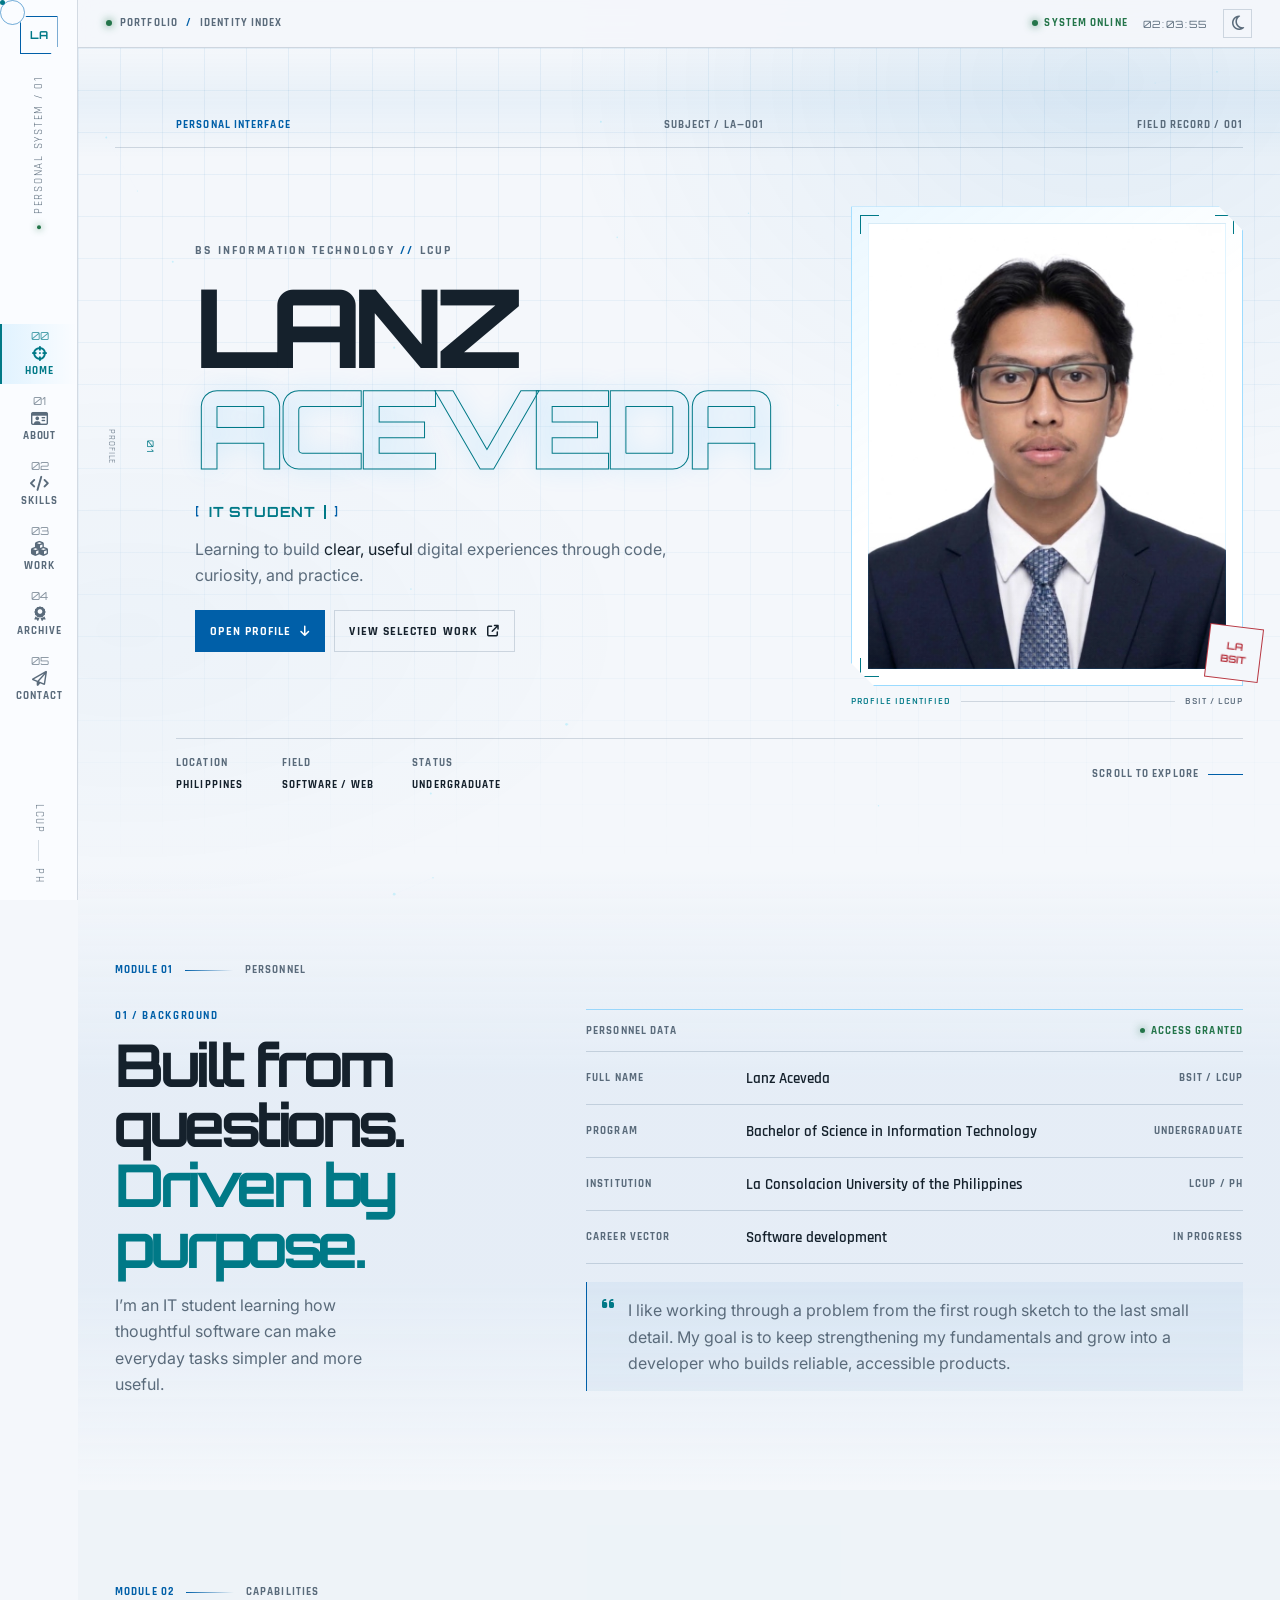
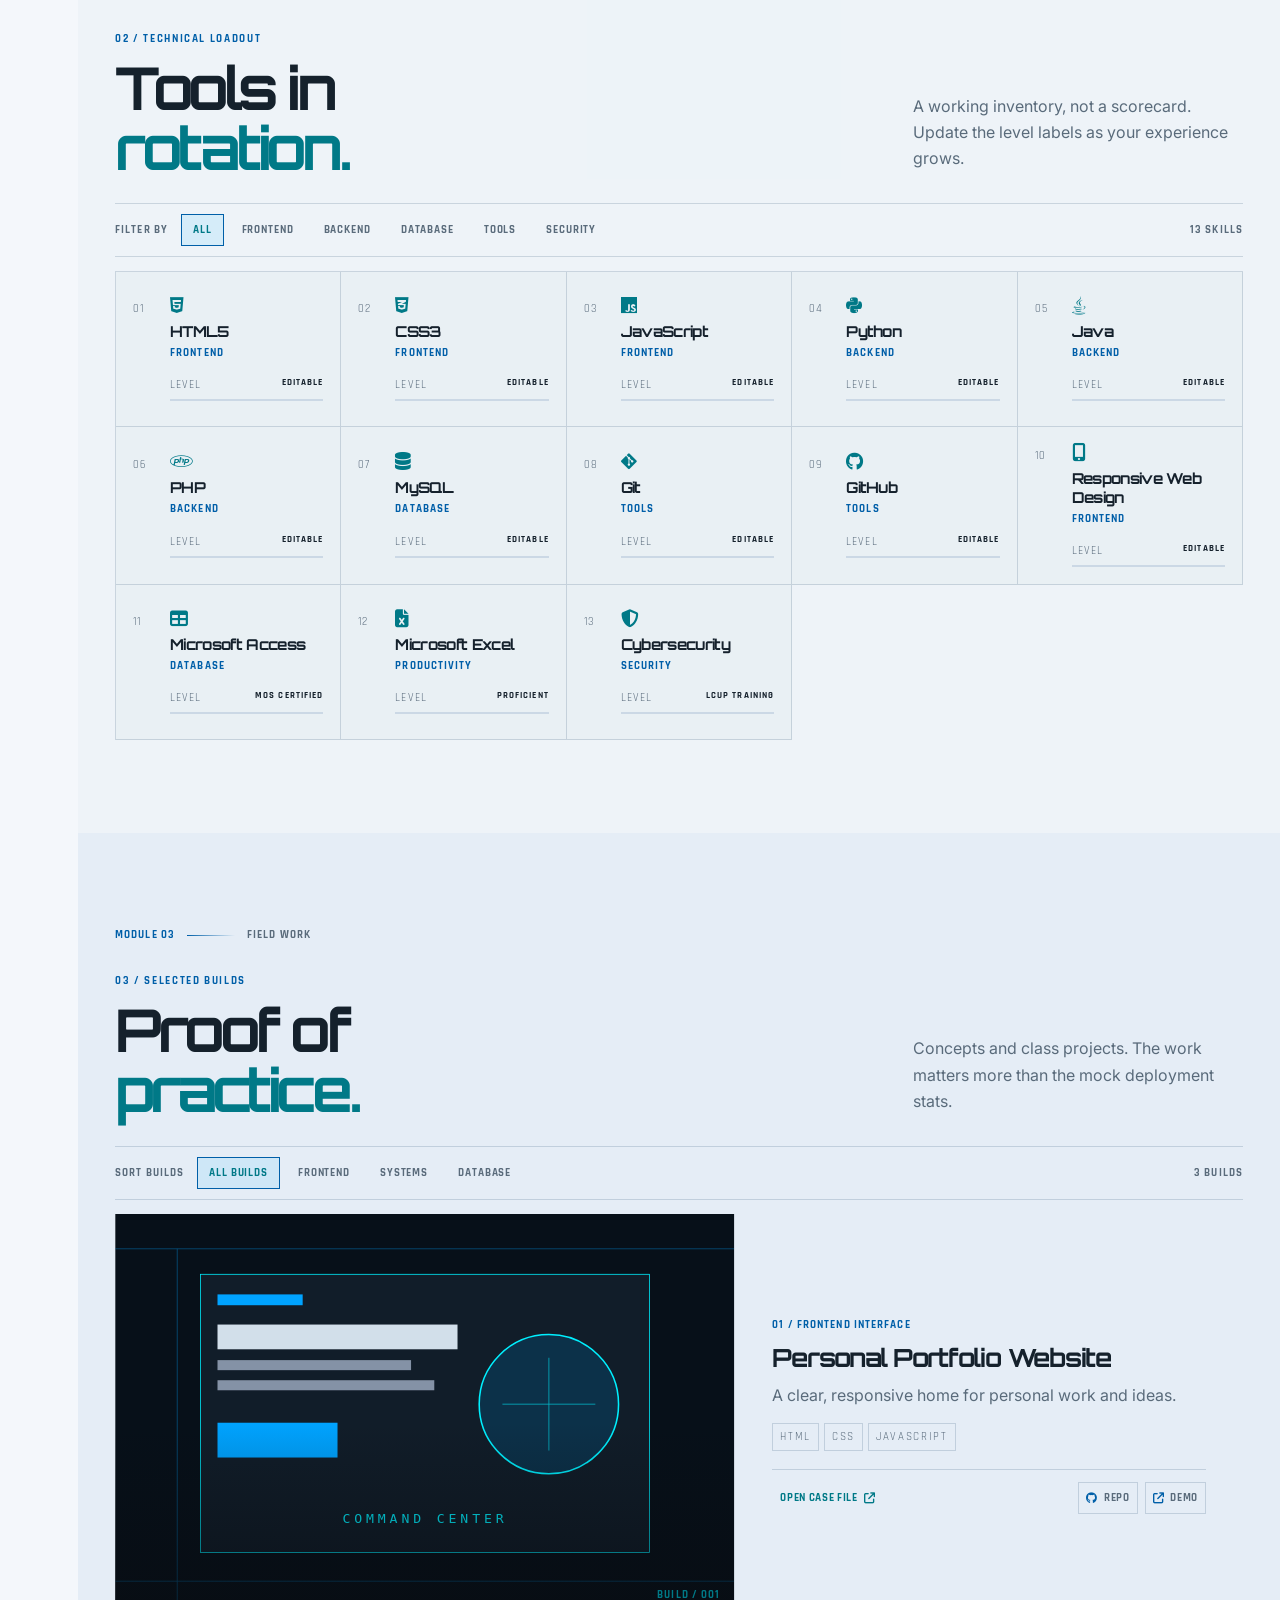
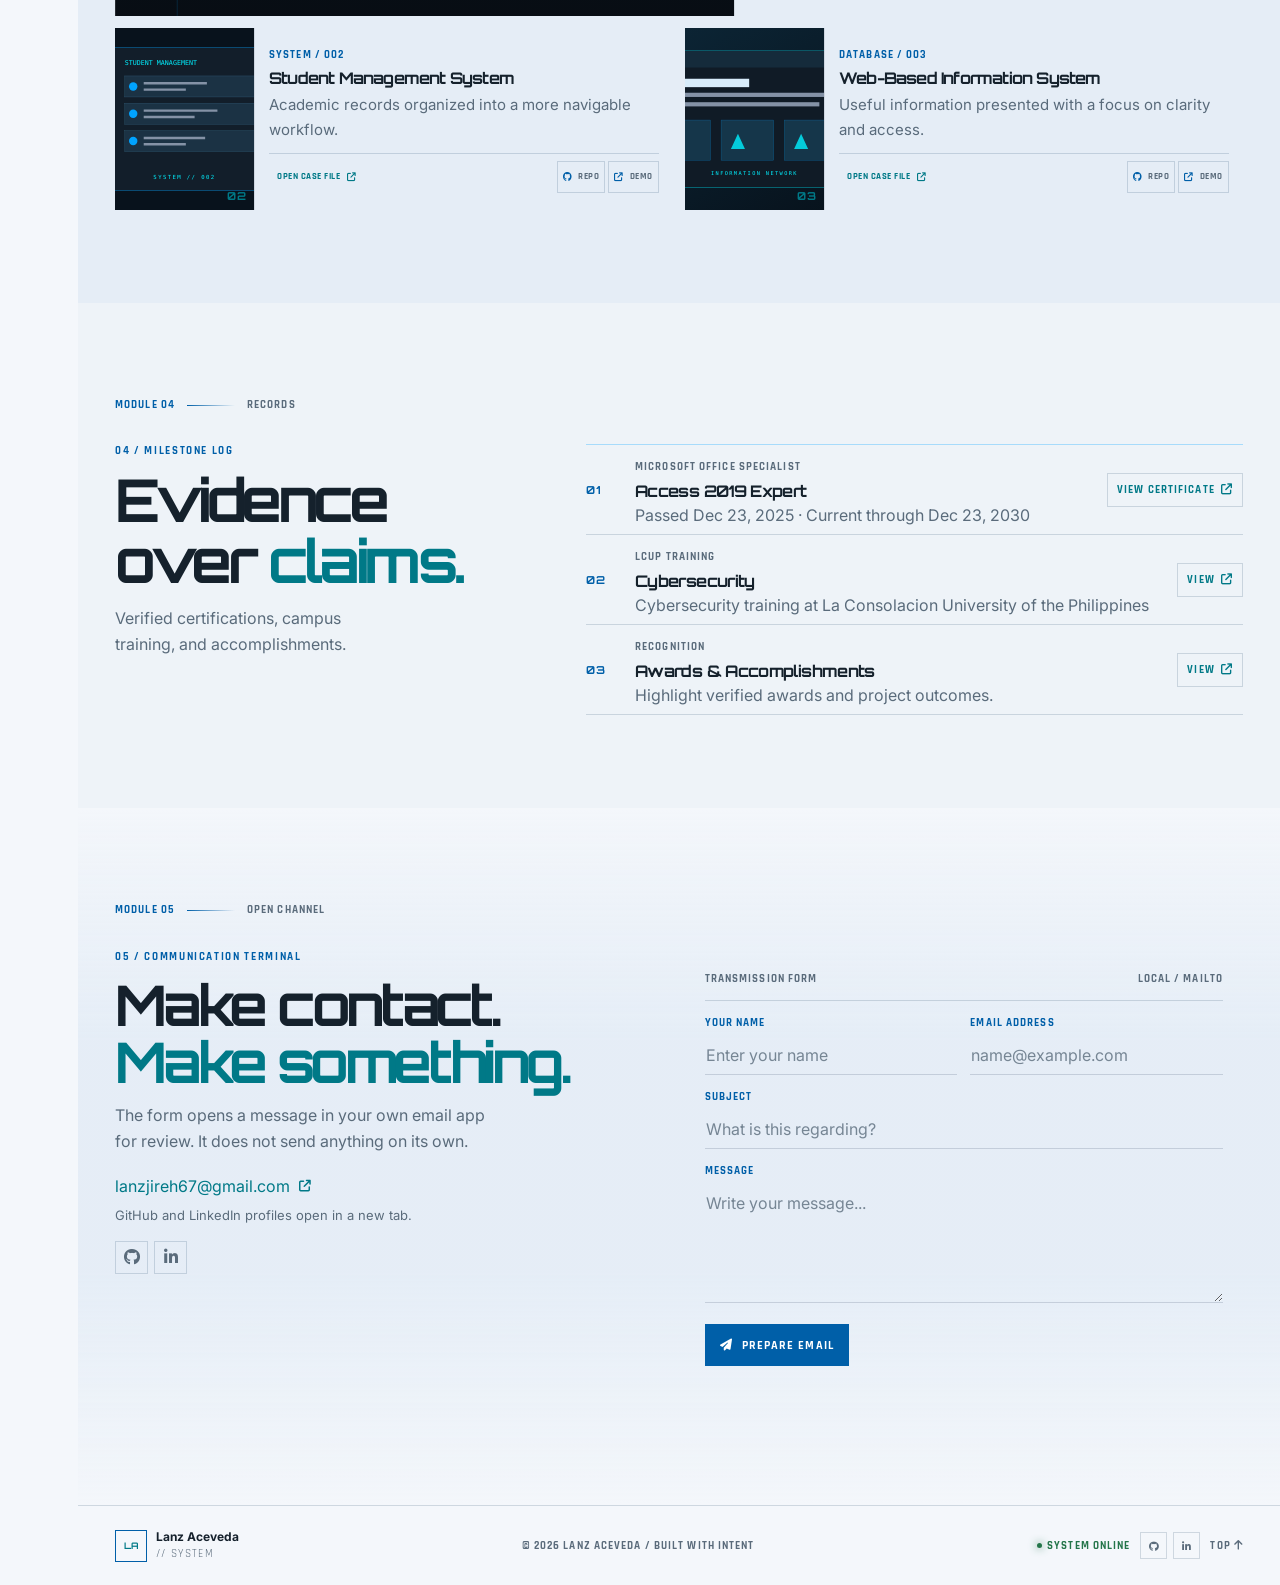
<file: index.html>
<!doctype html>
<html lang="en">
<head>
  <meta charset="utf-8" />
  <meta name="viewport" content="width=device-width, initial-scale=1" />
  <meta name="theme-color" content="#f4f7fb" />
  <meta name="description" content="Lanz Aceveda — IT student, building useful digital experiences." />
  <title>Lanz Aceveda | System Profile</title>
  <link rel="preconnect" href="https://fonts.googleapis.com" />
  <link rel="preconnect" href="https://fonts.gstatic.com" crossorigin />
  <link href="https://fonts.googleapis.com/css2?family=Inter:wght@400;500;600;700&family=Orbitron:wght@500;600;700;800&family=Rajdhani:wght@500;600;700&display=swap" rel="stylesheet" />
  <link rel="stylesheet" href="https://cdnjs.cloudflare.com/ajax/libs/font-awesome/6.6.0/css/all.min.css" referrerpolicy="no-referrer" />
  <link rel="stylesheet" href="style.css" />
</head>
<body data-theme="light">
  <div class="loader" id="loader" role="status" aria-label="Loading portfolio">
    <div class="loader-mark">LA</div>
    <p>LOADING SYSTEM PROFILE</p>
    <div class="loader-track"><span></span></div>
    <small>INTERFACE / 01</small>
  </div>
  <div class="reading-progress" aria-hidden="true"><span id="reading-progress"></span></div>
  <canvas id="particle-canvas" aria-hidden="true"></canvas>
  <div class="cursor-core" aria-hidden="true"></div>
  <div class="cursor-halo" aria-hidden="true"></div>
  <a class="skip-link" href="#main-content">Skip to content</a>

  <aside class="module-rail">
    <a class="rail-brand" href="#home" aria-label="Lanz Aceveda home"><span>LA</span></a>
    <div class="rail-marker" aria-hidden="true"><i></i><span>PERSONAL SYSTEM / 01</span></div>
    <button class="menu-toggle" type="button" aria-expanded="false" aria-controls="nav-menu" aria-label="Open navigation"><span></span><span></span><span></span></button>
    <nav class="nav-menu" id="nav-menu" aria-label="Section navigation">
      <a class="nav-link active" href="#home" aria-label="Home"><span>00</span><i class="fa-solid fa-crosshairs" aria-hidden="true"></i><b>HOME</b></a>
      <a class="nav-link" href="#about" aria-label="About"><span>01</span><i class="fa-regular fa-id-card" aria-hidden="true"></i><b>ABOUT</b></a>
      <a class="nav-link" href="#skills" aria-label="Skills"><span>02</span><i class="fa-solid fa-code" aria-hidden="true"></i><b>SKILLS</b></a>
      <a class="nav-link" href="#projects" aria-label="Projects"><span>03</span><i class="fa-solid fa-cubes" aria-hidden="true"></i><b>WORK</b></a>
      <a class="nav-link" href="#achievements" aria-label="Achievements"><span>04</span><i class="fa-solid fa-award" aria-hidden="true"></i><b>ARCHIVE</b></a>
      <a class="nav-link" href="#contact" aria-label="Contact"><span>05</span><i class="fa-regular fa-paper-plane" aria-hidden="true"></i><b>CONTACT</b></a>
    </nav>
    <div class="rail-footer"><span>LCUP</span><i></i><span>PH</span></div>
  </aside>

  <div class="main-stage">
    <header class="system-bar">
      <div class="system-crumb"><span class="crumb-dot"></span> PORTFOLIO <span>/</span> IDENTITY INDEX</div>
      <div class="system-tools"><span class="system-online"><i></i> SYSTEM ONLINE</span><time id="digital-clock">00:00:00</time><button class="theme-toggle" id="theme-toggle" type="button" aria-label="Switch to dark mode" aria-pressed="false"><i class="fa-regular fa-moon" aria-hidden="true"></i></button></div>
    </header>

    <main id="main-content">
      <section class="hero" id="home">
        <div class="hero-blueprint" aria-hidden="true"></div>
        <div class="hero-shell">
          <div class="hero-overline"><span>PERSONAL INTERFACE</span><span>SUBJECT / LA—001</span><span>FIELD RECORD / 001</span></div>
          <div class="hero-stage">
            <div class="hero-index"><span>01</span><i></i><span>PROFILE</span></div>
            <div class="hero-identity reveal">
              <p class="hero-kicker">BS INFORMATION TECHNOLOGY <span>//</span> LCUP</p>
              <h1>LANZ<br /><span>ACEVEDA</span></h1>
              <div class="role-line"><span>[</span><strong id="typed-role">IT STUDENT</strong><i aria-hidden="true"></i><span>]</span></div>
              <p class="hero-statement">Learning to build <em>clear, useful</em> digital experiences through code, curiosity, and practice.</p>
              <div class="hero-actions"><a class="button button-primary" href="#about">OPEN PROFILE <i class="fa-solid fa-arrow-down" aria-hidden="true"></i></a><a class="button button-quiet" href="#projects">VIEW SELECTED WORK <i class="fa-solid fa-arrow-up-right-from-square" aria-hidden="true"></i></a></div>
            </div>
            <div class="hero-portrait reveal reveal-delay">
              <div class="portrait-frame"><img src="images/lanz-portrait.jpg" alt="Portrait of Lanz Aceveda" /><span class="portrait-corner corner-one"></span><span class="portrait-corner corner-two"></span><span class="portrait-corner corner-three"></span><span class="portrait-corner corner-four"></span></div>
              <div class="portrait-label"><span>PROFILE IDENTIFIED</span><i></i><span>BSIT / LCUP</span></div>
              <span class="portrait-stamp">LA<br />BSIT</span>
            </div>
          </div>
          <div class="hero-baseline"><span><small>LOCATION</small>PHILIPPINES</span><span><small>FIELD</small>SOFTWARE / WEB</span><span><small>STATUS</small>UNDERGRADUATE</span><span class="baseline-scroll">SCROLL TO EXPLORE <i></i></span></div>
        </div>
      </section>

      <section class="section about-section" id="about">
        <div class="section-shell">
          <div class="section-rail"><span>MODULE 01</span><i></i><span>PERSONNEL</span></div>
          <div class="dossier-layout">
            <div class="dossier-lead reveal"><p class="eyebrow">01 / BACKGROUND</p><h2>Built from<br />questions.<br /><span>Driven by purpose.</span></h2><p>I’m an IT student learning how thoughtful software can make everyday tasks simpler and more useful.</p></div>
            <div class="dossier-table reveal reveal-delay">
              <div class="dossier-heading"><span>PERSONNEL DATA</span><span class="access-state"><i></i> ACCESS GRANTED</span></div>
              <div class="dossier-row"><span>FULL NAME</span><strong>Lanz Aceveda</strong><small>BSIT / LCUP</small></div>
              <div class="dossier-row"><span>PROGRAM</span><strong>Bachelor of Science in Information Technology</strong><small>UNDERGRADUATE</small></div>
              <div class="dossier-row"><span>INSTITUTION</span><strong>La Consolacion University of the Philippines</strong><small>LCUP / PH</small></div>
              <div class="dossier-row"><span>CAREER VECTOR</span><strong>Software development</strong><small>IN PROGRESS</small></div>
              <div class="dossier-summary"><i class="fa-solid fa-quote-left" aria-hidden="true"></i><p>I like working through a problem from the first rough sketch to the last small detail. My goal is to keep strengthening my fundamentals and grow into a developer who builds reliable, accessible products.</p></div>
            </div>
          </div>
        </div>
      </section>

      <section class="section skills-section" id="skills">
        <div class="section-shell">
          <div class="section-rail"><span>MODULE 02</span><i></i><span>CAPABILITIES</span></div>
          <div class="skills-heading reveal"><div><p class="eyebrow">02 / TECHNICAL LOADOUT</p><h2>Tools in<br /><span>rotation.</span></h2></div><p>A working inventory, not a scorecard. Update the level labels as your experience grows.</p></div>
          <div class="filter-row reveal" role="group" aria-label="Filter technical skills"><span class="filter-label">FILTER BY</span><button class="filter-btn active" type="button" data-filter="all" aria-pressed="true">ALL</button><button class="filter-btn" type="button" data-filter="frontend" aria-pressed="false">FRONTEND</button><button class="filter-btn" type="button" data-filter="backend" aria-pressed="false">BACKEND</button><button class="filter-btn" type="button" data-filter="database" aria-pressed="false">DATABASE</button><button class="filter-btn" type="button" data-filter="tools" aria-pressed="false">TOOLS</button><button class="filter-btn" type="button" data-filter="security" aria-pressed="false">SECURITY</button><span class="filter-count" id="skill-count" aria-live="polite">13 SKILLS</span></div>
          <div class="skills-grid">
            <article class="skill-card reveal" data-category="frontend"><span class="skill-number">01</span><i class="fa-brands fa-html5" aria-hidden="true"></i><h3>HTML5</h3><span class="skill-domain">FRONTEND</span><div class="skill-level"><span>LEVEL</span><b>EDITABLE</b></div><div class="skill-line"><i></i></div></article>
            <article class="skill-card reveal" data-category="frontend"><span class="skill-number">02</span><i class="fa-brands fa-css3-alt" aria-hidden="true"></i><h3>CSS3</h3><span class="skill-domain">FRONTEND</span><div class="skill-level"><span>LEVEL</span><b>EDITABLE</b></div><div class="skill-line"><i></i></div></article>
            <article class="skill-card reveal" data-category="frontend"><span class="skill-number">03</span><i class="fa-brands fa-js" aria-hidden="true"></i><h3>JavaScript</h3><span class="skill-domain">FRONTEND</span><div class="skill-level"><span>LEVEL</span><b>EDITABLE</b></div><div class="skill-line"><i></i></div></article>
            <article class="skill-card reveal" data-category="backend"><span class="skill-number">04</span><i class="fa-brands fa-python" aria-hidden="true"></i><h3>Python</h3><span class="skill-domain">BACKEND</span><div class="skill-level"><span>LEVEL</span><b>EDITABLE</b></div><div class="skill-line"><i></i></div></article>
            <article class="skill-card reveal" data-category="backend"><span class="skill-number">05</span><i class="fa-brands fa-java" aria-hidden="true"></i><h3>Java</h3><span class="skill-domain">BACKEND</span><div class="skill-level"><span>LEVEL</span><b>EDITABLE</b></div><div class="skill-line"><i></i></div></article>
            <article class="skill-card reveal" data-category="backend"><span class="skill-number">06</span><i class="fa-brands fa-php" aria-hidden="true"></i><h3>PHP</h3><span class="skill-domain">BACKEND</span><div class="skill-level"><span>LEVEL</span><b>EDITABLE</b></div><div class="skill-line"><i></i></div></article>
            <article class="skill-card reveal" data-category="database"><span class="skill-number">07</span><i class="fa-solid fa-database" aria-hidden="true"></i><h3>MySQL</h3><span class="skill-domain">DATABASE</span><div class="skill-level"><span>LEVEL</span><b>EDITABLE</b></div><div class="skill-line"><i></i></div></article>
            <article class="skill-card reveal" data-category="tools"><span class="skill-number">08</span><i class="fa-brands fa-git-alt" aria-hidden="true"></i><h3>Git</h3><span class="skill-domain">TOOLS</span><div class="skill-level"><span>LEVEL</span><b>EDITABLE</b></div><div class="skill-line"><i></i></div></article>
            <article class="skill-card reveal" data-category="tools"><span class="skill-number">09</span><i class="fa-brands fa-github" aria-hidden="true"></i><h3>GitHub</h3><span class="skill-domain">TOOLS</span><div class="skill-level"><span>LEVEL</span><b>EDITABLE</b></div><div class="skill-line"><i></i></div></article>
            <article class="skill-card reveal" data-category="frontend"><span class="skill-number">10</span><i class="fa-solid fa-mobile-screen-button" aria-hidden="true"></i><h3>Responsive Web Design</h3><span class="skill-domain">FRONTEND</span><div class="skill-level"><span>LEVEL</span><b>EDITABLE</b></div><div class="skill-line"><i></i></div></article>
            <article class="skill-card reveal" data-category="database"><span class="skill-number">11</span><i class="fa-solid fa-table" aria-hidden="true"></i><h3>Microsoft Access</h3><span class="skill-domain">DATABASE</span><div class="skill-level"><span>LEVEL</span><b>MOS CERTIFIED</b></div><div class="skill-line"><i></i></div></article>
            <article class="skill-card reveal" data-category="tools"><span class="skill-number">12</span><i class="fa-solid fa-file-excel" aria-hidden="true"></i><h3>Microsoft Excel</h3><span class="skill-domain">PRODUCTIVITY</span><div class="skill-level"><span>LEVEL</span><b>PROFICIENT</b></div><div class="skill-line"><i></i></div></article>
            <article class="skill-card reveal" data-category="security"><span class="skill-number">13</span><i class="fa-solid fa-shield-halved" aria-hidden="true"></i><h3>Cybersecurity</h3><span class="skill-domain">SECURITY</span><div class="skill-level"><span>LEVEL</span><b>LCUP TRAINING</b></div><div class="skill-line"><i></i></div></article>
          </div>
        </div>
      </section>

      <section class="section projects-section" id="projects">
        <div class="section-shell">
          <div class="section-rail"><span>MODULE 03</span><i></i><span>FIELD WORK</span></div>
          <div class="projects-heading reveal"><div><p class="eyebrow">03 / SELECTED BUILDS</p><h2>Proof of<br /><span>practice.</span></h2></div><p>Concepts and class projects. The work matters more than the mock deployment stats.</p></div>
          <div class="filter-row reveal" role="group" aria-label="Filter projects"><span class="filter-label">SORT BUILDS</span><button class="filter-btn active" type="button" data-project-filter="all" aria-pressed="true">ALL BUILDS</button><button class="filter-btn" type="button" data-project-filter="frontend" aria-pressed="false">FRONTEND</button><button class="filter-btn" type="button" data-project-filter="system" aria-pressed="false">SYSTEMS</button><button class="filter-btn" type="button" data-project-filter="database" aria-pressed="false">DATABASE</button><span class="filter-count" id="project-count" aria-live="polite">3 BUILDS</span></div>
          <div class="project-ledger">
            <article class="project-card project-feature panel reveal" data-project="frontend" data-title="Personal Portfolio Website" data-type="FRONTEND / BUILD 001" data-description="A responsive portfolio designed as a compact personal interface. It brings profile information, a learning-focused skills section, and project details into one accessible experience." data-stack="HTML5, CSS3, JavaScript, Responsive Design" data-image="images/project1.svg">
              <div class="project-media"><img src="images/project1.svg" alt="Preview artwork for a personal portfolio website" /><span>BUILD / 001</span></div>
              <div class="project-body"><p class="project-type">01 / FRONTEND INTERFACE</p><h3>Personal Portfolio Website</h3><p class="project-description">A clear, responsive home for personal work and ideas.</p><div class="tags"><span>HTML</span><span>CSS</span><span>JAVASCRIPT</span></div><div class="project-actions"><button class="detail-button" type="button" aria-label="View Personal Portfolio Website details">OPEN CASE FILE <i class="fa-solid fa-arrow-up-right-from-square" aria-hidden="true"></i></button><a class="resource-link" href="#" data-placeholder="GitHub repository" aria-label="Add the GitHub repository URL for Personal Portfolio Website"><i class="fa-brands fa-github" aria-hidden="true"></i><span>REPO</span></a><a class="resource-link" href="#" data-placeholder="Live demo" aria-label="Add the live demo URL for Personal Portfolio Website"><i class="fa-solid fa-arrow-up-right-from-square" aria-hidden="true"></i><span>DEMO</span></a></div></div>
            </article>
            <article class="project-card project-log panel reveal" data-project="system" data-title="Student Management System" data-type="SYSTEM / BUILD 002" data-description="A student management system concept focused on organizing student records and making common academic information easier to navigate." data-stack="PHP, MySQL, JavaScript, CSS" data-image="images/project2.svg">
              <div class="log-visual"><img src="images/project2.svg" alt="Preview artwork for a student management system" /><span>02</span></div><div class="log-content"><p class="project-type">SYSTEM / 002</p><h3>Student Management System</h3><p class="project-description">Academic records organized into a more navigable workflow.</p><div class="project-actions"><button class="detail-button" type="button" aria-label="View Student Management System details">OPEN CASE FILE <i class="fa-solid fa-arrow-up-right-from-square" aria-hidden="true"></i></button><a class="resource-link" href="#" data-placeholder="GitHub repository" aria-label="Add the GitHub repository URL for Student Management System"><i class="fa-brands fa-github" aria-hidden="true"></i><span>REPO</span></a><a class="resource-link" href="#" data-placeholder="Live demo" aria-label="Add the live demo URL for Student Management System"><i class="fa-solid fa-arrow-up-right-from-square" aria-hidden="true"></i><span>DEMO</span></a></div></div>
            </article>
            <article class="project-card project-log panel reveal" data-project="database" data-title="Web-Based Information System" data-type="DATABASE / BUILD 003" data-description="An information system concept designed around readable data views, straightforward search, and everyday usability." data-stack="HTML5, CSS3, JavaScript, MySQL" data-image="images/project3.svg">
              <div class="log-visual"><img src="images/project3.svg" alt="Preview artwork for a web-based information system" /><span>03</span></div><div class="log-content"><p class="project-type">DATABASE / 003</p><h3>Web-Based Information System</h3><p class="project-description">Useful information presented with a focus on clarity and access.</p><div class="project-actions"><button class="detail-button" type="button" aria-label="View Web-Based Information System details">OPEN CASE FILE <i class="fa-solid fa-arrow-up-right-from-square" aria-hidden="true"></i></button><a class="resource-link" href="#" data-placeholder="GitHub repository" aria-label="Add the GitHub repository URL for Web-Based Information System"><i class="fa-brands fa-github" aria-hidden="true"></i><span>REPO</span></a><a class="resource-link" href="#" data-placeholder="Live demo" aria-label="Add the live demo URL for Web-Based Information System"><i class="fa-solid fa-arrow-up-right-from-square" aria-hidden="true"></i><span>DEMO</span></a></div></div>
            </article>
          </div>
        </div>
      </section>

      <section class="section archive-section" id="achievements">
        <div class="section-shell">
          <div class="section-rail"><span>MODULE 04</span><i></i><span>RECORDS</span></div>
          <div class="archive-layout">
            <div class="archive-heading reveal"><p class="eyebrow">04 / MILESTONE LOG</p><h2>Evidence<br />over <span>claims.</span></h2><p>Verified certifications, campus training, and accomplishments.</p></div>
            <div class="archive-entries reveal reveal-delay">
              <article><span class="entry-number">01</span><div><small>MICROSOFT OFFICE SPECIALIST</small><h3>Access 2019 Expert</h3><p>Passed Dec 23, 2025 &middot; Current through Dec 23, 2030</p></div><button class="record-card" type="button" aria-label="View Microsoft Access certification details" data-record-title="Microsoft Office Specialist: Access 2019 Expert" data-record-type="CERTIFICATION / MOS ACCESS" data-certificate="Microsoft Access Expert (Office 2019). Exam administered by La Consolacion University Philippines. Passed December 23, 2025; certification current through December 23, 2030." data-record-stack="MOS, Microsoft Access, Office 2019" data-record-image="images/access-expert-transcript.png" data-record-image-alt="Authenticated digital transcript showing Microsoft Access 2019 Expert certification" data-record-image-fit="contain">VIEW CERTIFICATE <i class="fa-solid fa-arrow-up-right-from-square" aria-hidden="true"></i></button></article>
              <article><span class="entry-number">02</span><div><small>LCUP TRAINING</small><h3>Cybersecurity</h3><p>Cybersecurity training at La Consolacion University of the Philippines</p></div><button class="record-card" type="button" aria-label="View cybersecurity training details" data-record-title="Cybersecurity Training" data-record-type="TRAINING / LCUP" data-certificate="Cybersecurity training at La Consolacion University of the Philippines." data-record-stack="Cybersecurity, LCUP">VIEW <i class="fa-solid fa-arrow-up-right-from-square" aria-hidden="true"></i></button></article>
              <article><span class="entry-number">03</span><div><small>RECOGNITION</small><h3>Awards &amp; Accomplishments</h3><p>Highlight verified awards and project outcomes.</p></div><button class="record-card" type="button" data-record-title="Accomplishment / 03" data-record-type="RECOGNITION" data-certificate="Add a verified award or accomplishment, the date, and a short description of the result.">VIEW <i class="fa-solid fa-arrow-up-right-from-square" aria-hidden="true"></i></button></article>
            </div>
          </div>
        </div>
      </section>

      <section class="section contact-section" id="contact">
        <div class="section-shell">
          <div class="section-rail"><span>MODULE 05</span><i></i><span>OPEN CHANNEL</span></div>
          <div class="contact-layout">
            <div class="contact-copy reveal"><p class="eyebrow">05 / COMMUNICATION TERMINAL</p><h2>Make contact.<br /><span>Make something.</span></h2><p>The form opens a message in your own email app for review. It does not send anything on its own.</p><a class="contact-email" href="mailto:lanzjireh67@gmail.com">lanzjireh67@gmail.com <i class="fa-solid fa-arrow-up-right-from-square" aria-hidden="true"></i></a><p class="contact-note">GitHub and LinkedIn profiles open in a new tab.</p><div class="social-links"><a href="https://github.com/lanzjireh67-sys" target="_blank" rel="noopener noreferrer" aria-label="GitHub profile for Lanz Aceveda"><i class="fa-brands fa-github" aria-hidden="true"></i></a><a href="https://www.linkedin.com/in/lanz-aceveda-81168644b/" target="_blank" rel="noopener noreferrer" aria-label="LinkedIn profile for Lanz Aceveda"><i class="fa-brands fa-linkedin-in" aria-hidden="true"></i></a></div></div>
            <form class="contact-form panel reveal reveal-delay" id="contact-form" novalidate><div class="form-header"><span>TRANSMISSION FORM</span><span>LOCAL / MAILTO</span></div><div class="form-row"><label for="name">YOUR NAME<input id="name" name="name" type="text" autocomplete="name" placeholder="Enter your name" required /></label><label for="email">EMAIL ADDRESS<input id="email" name="email" type="email" autocomplete="email" placeholder="name@example.com" required /></label></div><label for="subject">SUBJECT<input id="subject" name="subject" type="text" placeholder="What is this regarding?" required /></label><label for="message">MESSAGE<textarea id="message" name="message" rows="5" placeholder="Write your message..." required></textarea></label><button class="button button-primary submit-button" type="submit"><i class="fa-solid fa-paper-plane" aria-hidden="true"></i> PREPARE EMAIL</button><p class="form-status" id="form-status" role="status" aria-live="polite"></p></form>
          </div>
        </div>
      </section>
    </main>

    <footer class="site-footer"><div class="section-shell footer-inner"><a class="brand" href="#home"><span class="brand-mark">LA</span><span class="brand-title">Lanz Aceveda<small>// SYSTEM</small></span></a><p>© <span id="year"></span> LANZ ACEVEDA / BUILT WITH INTENT</p><div class="footer-end"><span class="footer-status"><i></i> SYSTEM ONLINE</span><div class="footer-socials"><a href="https://github.com/lanzjireh67-sys" target="_blank" rel="noopener noreferrer" aria-label="GitHub profile for Lanz Aceveda"><i class="fa-brands fa-github" aria-hidden="true"></i></a><a href="https://www.linkedin.com/in/lanz-aceveda-81168644b/" target="_blank" rel="noopener noreferrer" aria-label="LinkedIn profile for Lanz Aceveda"><i class="fa-brands fa-linkedin-in" aria-hidden="true"></i></a></div><a class="back-top" href="#home">TOP <i class="fa-solid fa-arrow-up" aria-hidden="true"></i></a></div></div></footer>
  </div>

  <dialog class="detail-modal" id="detail-modal" aria-labelledby="modal-title"><button class="modal-close" type="button" aria-label="Close dialog"><i class="fa-solid fa-xmark" aria-hidden="true"></i></button><div class="modal-content"><p class="eyebrow" id="modal-type">PROJECT DETAILS</p><img id="modal-image" src="images/project1.svg" alt="" /><h2 id="modal-title">Project title</h2><p id="modal-description"></p><div class="modal-stack"><small>TECHNOLOGY STACK</small><div id="modal-tags"></div></div></div></dialog>
  <div class="action-toast" id="action-toast" role="status" aria-live="polite"></div>
  <script src="script.js"></script>
</body>
</html>
</file>
<file: style.css>
:root {
  color-scheme: light;
  --bg: #f4f7fb;
  --bg-raised: #eaf1f8;
  --panel: #fff;
  --panel-hi: #f9fbfe;
  --metal: #cbd8e5;
  --blue: #005fa8;
  --cyan: #007987;
  --red: #b73540;
  --green: #24754a;
  --text: #15212c;
  --muted: #5a6b7b;
  --line: rgba(34, 69, 103, .18);
  --glow-a: rgba(0, 107, 182, .075);
  --glow-b: rgba(0, 107, 182, .03);
  --grid-line: rgba(0, 107, 182, .065);
  --scan-line: rgba(0, 107, 182, .05);
  --section-band: rgba(224, 234, 245, .76);
  --section-alt: rgba(236, 242, 248, .78);
  --rail-bg: rgba(250, 252, 255, .97);
  --portrait-shade: rgba(4, 10, 16, .04);
  --project-overlay: rgba(8, 11, 16, .58);
  --modal-backdrop: rgba(12, 24, 36, .52);
  --modal-shadow: 0 24px 90px rgba(18, 38, 61, .2), 0 0 26px rgba(0, 107, 182, .08);
  --toast-shadow: 0 12px 35px rgba(18, 38, 61, .14);
  --card-wash: rgba(15, 49, 81, .018);
  --card-hover: rgba(0, 107, 182, .055);
  --soft-accent: rgba(0, 107, 182, .05);
  --loader-bg: #f4f7fb;
  --loader-muted: #5a6b7b;
  --loader-track: #dce5ee;
  --button-text: #fff;
  --cursor-border: rgba(0, 107, 182, .55);
  --display: "Orbitron", sans-serif;
  --interface: "Rajdhani", sans-serif;
  --body: "Inter", sans-serif;
}

body[data-theme="dark"] {
  color-scheme: dark;
  --bg: #080b10;
  --bg-raised: #0e141d;
  --panel: #111720;
  --panel-hi: #151c26;
  --metal: #252d38;
  --blue: #00a3ff;
  --cyan: #00e3f5;
  --red: #ff6268;
  --green: #6de0a0;
  --text: #f1f5f9;
  --muted: #8492a6;
  --line: rgba(130, 165, 195, .17);
  --glow-a: rgba(0, 163, 255, .075);
  --glow-b: rgba(0, 163, 255, .035);
  --grid-line: rgba(0, 163, 255, .035);
  --scan-line: rgba(0, 163, 255, .07);
  --section-band: rgba(17, 23, 32, .67);
  --section-alt: rgba(8, 11, 16, .62);
  --rail-bg: rgba(8, 11, 16, .96);
  --portrait-shade: rgba(4, 10, 16, .18);
  --project-overlay: rgba(8, 11, 16, .65);
  --modal-backdrop: rgba(3, 6, 10, .82);
  --modal-shadow: 0 24px 90px rgba(0, 0, 0, .65), 0 0 26px rgba(0, 163, 255, .09);
  --toast-shadow: 0 12px 35px rgba(0, 0, 0, .35);
  --card-wash: rgba(255, 255, 255, .012);
  --card-hover: rgba(0, 163, 255, .055);
  --soft-accent: rgba(0, 163, 255, .045);
  --loader-bg: #080b10;
  --loader-muted: #8492a6;
  --loader-track: #1b2633;
  --button-text: #06121c;
  --cursor-border: rgba(0, 240, 255, .55);
}

* { box-sizing: border-box; }
html { scroll-behavior: smooth; scroll-padding-top: 85px; }
body { position: relative; isolation: isolate; overflow-x: hidden; margin: 0; background: var(--bg); color: var(--text); font: clamp(15px, calc(14px + .14vw), 16px)/1.65 var(--body); transition: background-color .25s, color .25s; }
body::before { position: fixed; z-index: -2; inset: 0; background: radial-gradient(ellipse at 86% 9%, var(--glow-a), transparent 34rem), radial-gradient(ellipse at 10% 70%, var(--glow-b), transparent 32rem); content: ""; pointer-events: none; }
::selection { background: var(--blue); color: #fff; }
a { color: inherit; text-decoration: none; }
button, input, textarea { font: inherit; }
button { color: inherit; }
img { display: block; max-width: 100%; }
.section-shell { width: min(1190px, calc(100% - 74px)); margin-inline: auto; }
.skip-link { position: fixed; z-index: 70; top: -60px; left: 16px; padding: 9px 14px; background: var(--cyan); color: #041018; font-weight: 700; }
.skip-link:focus { top: 16px; }
.reading-progress { position: fixed; z-index: 60; inset: 0 0 auto; height: 2px; pointer-events: none; }
.reading-progress span { display: block; width: 100%; height: 100%; background: var(--cyan); box-shadow: 0 0 10px var(--cyan); transform: scaleX(0); transform-origin: left; }
.loader { position: fixed; z-index: 65; inset: 0; display: grid; align-content: center; justify-items: center; gap: 12px; background: var(--loader-bg); color: var(--text); transition: opacity .35s ease, visibility .35s ease; }
.loader.is-hidden { visibility: hidden; opacity: 0; }
.loader-mark { display: grid; width: 64px; height: 64px; place-items: center; border: 1px solid var(--cyan); color: var(--cyan); font: 700 18px var(--display); clip-path: polygon(25% 0, 75% 0, 100% 25%, 100% 75%, 75% 100%, 25% 100%, 0 75%, 0 25%); box-shadow: 0 0 30px rgba(0, 163, 255, .2); }
.loader p, .loader small { margin: 0; color: var(--loader-muted); font: 600 10px var(--interface); letter-spacing: .14em; }
.loader-track { width: 180px; height: 2px; overflow: hidden; background: var(--loader-track); }
.loader-track span { display: block; width: 35%; height: 100%; background: linear-gradient(90deg, var(--blue), var(--cyan)); animation: loader-run 1s ease-in-out infinite alternate; }
@keyframes loader-run { to { width: 100%; } }
body:not(.js-ready) .loader { display: none; }
#particle-canvas { position: fixed; z-index: -1; inset: 0; width: 100%; height: 100%; pointer-events: none; opacity: .38; }
.main-stage { min-width: 0; margin-left: 78px; }
.module-rail { position: fixed; z-index: 35; inset: 0 auto 0 0; width: 78px; display: flex; flex-direction: column; align-items: center; border-right: 1px solid var(--line); background: var(--rail-bg); }
.rail-brand { display: grid; width: 38px; height: 38px; flex: 0 0 auto; place-items: center; margin: 16px 0 22px; border: 1px solid var(--blue); color: var(--cyan); font: 700 11px var(--display); clip-path: polygon(18% 0, 100% 0, 100% 80%, 82% 100%, 0 100%, 0 20%); }
.rail-marker { display: flex; align-items: center; gap: 11px; color: var(--muted); font: 9px var(--interface); letter-spacing: .16em; writing-mode: vertical-rl; transform: rotate(180deg); }
.rail-marker i { width: 4px; height: 4px; border-radius: 50%; background: var(--green); box-shadow: 0 0 7px var(--green); }
.nav-menu { width: 100%; display: flex; flex-direction: column; gap: 5px; margin: auto 0; padding: 24px 0; }
.nav-link { position: relative; min-height: 60px; display: flex; flex-direction: column; align-items: center; justify-content: center; gap: 3px; border-left: 2px solid transparent; color: var(--muted); transition: border-color .2s, color .2s, background .2s; }
.nav-link>span { font: 9px var(--display); opacity: .72; }
.nav-link>i { font-size: 15px; }
.nav-link>b { font: 700 9px var(--interface); letter-spacing: .08em; }
.nav-link:hover, .nav-link.active { border-left-color: var(--cyan); background: linear-gradient(90deg, rgba(0, 163, 255, .1), transparent); color: var(--cyan); }
.rail-footer { display: flex; align-items: center; gap: 7px; margin-bottom: 17px; color: var(--muted); font: 9px var(--interface); letter-spacing: .14em; writing-mode: vertical-rl; }
.rail-footer i { width: 1px; height: 21px; background: var(--line); }
.menu-toggle { display: none; }

.system-bar { position: sticky; z-index: 25; top: 0; min-height: 48px; display: flex; align-items: center; justify-content: space-between; gap: 18px; padding: 0 max(28px, calc((100% - 1190px) / 2)); border-bottom: 1px solid var(--line); background: color-mix(in srgb, var(--bg) 90%, transparent); backdrop-filter: blur(15px); }
.system-crumb, .system-tools, .system-online, .hero-overline, .hero-index, .hero-kicker, .role-line, .hero-baseline, .hero-baseline small, .section-rail, .eyebrow, .dossier-heading, .dossier-row>span, .dossier-row>small, .filter-row, .filter-label, .filter-count, .skill-number, .skill-domain, .skill-level, .project-type, .project-media>span, .log-visual>span, .tags, .resource-link, .archive-entries small, .entry-number, .record-card, .contact-form label, .form-header, .footer-inner>p, .footer-status, .back-top, .modal-stack small { font-family: var(--interface); letter-spacing: .1em; }
.system-crumb { display: flex; align-items: center; gap: 8px; color: var(--muted); font-size: 10px; font-weight: 700; }
.system-crumb>span:not(.crumb-dot) { color: var(--blue); }
.crumb-dot, .system-online i, .footer-status i, .access-state i { width: 6px; height: 6px; border-radius: 50%; background: var(--green); box-shadow: 0 0 8px var(--green); }
.system-tools { display: flex; align-items: center; gap: 15px; }
.system-online { display: flex; align-items: center; gap: 6px; color: var(--green); font-size: 11px; font-weight: 700; }
.system-tools time { color: var(--muted); font: 10px var(--display); font-variant-numeric: tabular-nums; }
.theme-toggle { display: grid; width: 29px; height: 29px; place-items: center; border: 1px solid var(--line); background: transparent; color: var(--muted); cursor: pointer; transition: border-color .2s, color .2s; }
.theme-toggle:hover { border-color: var(--cyan); color: var(--cyan); }

.hero { position: relative; min-height: min(820px, calc(100svh - 48px)); display: flex; align-items: center; overflow: hidden; isolation: isolate; }
.hero-blueprint { position: absolute; z-index: -1; inset: 0; background-image: linear-gradient(var(--grid-line) 1px, transparent 1px), linear-gradient(90deg, var(--grid-line) 1px, transparent 1px); background-size: 42px 42px; mask-image: linear-gradient(to bottom, #000 0%, #0008 70%, transparent); }
.hero-blueprint::before { position: absolute; top: 0; left: 0; width: 100%; height: 110px; background: linear-gradient(180deg, transparent, var(--scan-line), transparent); content: ""; pointer-events: none; }
.hero-blueprint::after { position: absolute; right: -14%; bottom: -34%; left: -10%; height: 56%; border-top: 1px solid rgba(0, 163, 255, .22); background-image: linear-gradient(var(--grid-line) 1px, transparent 1px), linear-gradient(90deg, var(--grid-line) 1px, transparent 1px); background-size: 34px 34px; content: ""; transform: perspective(350px) rotateX(60deg); transform-origin: bottom; }
.hero-shell { position: relative; width: min(1190px, calc(100% - 74px)); margin: auto; padding: 50px 0 56px; }
.hero-overline { display: flex; justify-content: space-between; gap: 15px; padding: 0 0 13px 61px; border-bottom: 1px solid var(--line); color: var(--muted); font-size: 10px; font-weight: 700; }
.hero-overline span:first-child { color: var(--blue); }
.hero-stage { display: grid; grid-template-columns: 42px minmax(0, 1.1fr) minmax(250px, .7fr); align-items: center; gap: clamp(18px, 3vw, 45px); padding: 38px 0 31px; }
.hero-index { align-self: stretch; display: flex; flex-direction: column; align-items: center; gap: 12px; color: var(--muted); font-size: 9px; writing-mode: vertical-rl; }
.hero-index span:first-child { color: var(--cyan); font-family: var(--display); }
.hero-index i { flex: 1; width: 1px; min-height: 50px; background: linear-gradient(var(--blue), transparent); }
.hero-kicker { margin: 0 0 15px; color: var(--muted); font-size: 11px; font-weight: 700; letter-spacing: .17em; }
.hero-kicker span { color: var(--blue); }
.hero-identity h1 { margin: 0; font: 800 clamp(66px, 8.5vw, 120px)/.93 var(--display); letter-spacing: -.085em; }
.hero-identity h1 span { color: transparent; -webkit-text-stroke: 1px var(--cyan); text-shadow: 0 0 27px rgba(0, 163, 255, .11); }
.role-line { min-height: 26px; display: flex; align-items: center; gap: 8px; margin: 20px 0 11px; color: var(--cyan); font-size: 13px; font-weight: 700; }
.role-line span { color: var(--blue); }
.role-line strong { font: 700 14px var(--display); letter-spacing: .06em; }
.role-line i { width: 2px; height: 14px; background: var(--cyan); animation: blink .8s step-end infinite; }
@keyframes blink { 50% { opacity: 0; } }
@keyframes blueprint-drift { to { background-position: 42px 42px, 42px 42px; } }
@keyframes scan-sweep { to { transform: translateY(calc(100vh + 110px)); } }
@keyframes status-pulse { 50% { opacity: .58; } }
@keyframes portrait-float { 50% { transform: translateY(-6px); } }
@media (prefers-reduced-motion: no-preference) {
  .hero-blueprint { animation: blueprint-drift 32s linear infinite; }
  .hero-blueprint::before { animation: scan-sweep 11s linear infinite; }
  .crumb-dot, .system-online i { animation: status-pulse 2.4s ease-in-out infinite; }
  .hero-portrait { animation: portrait-float 6s ease-in-out infinite; }
}
.hero-statement { max-width: 490px; margin: 0; color: var(--muted); font-size: 15px; }
.hero-statement em { color: var(--text); font-style: normal; }
.hero-actions { display: flex; flex-wrap: wrap; align-items: center; gap: 9px; margin-top: 22px; }
.button { min-height: 42px; display: inline-flex; align-items: center; justify-content: center; gap: 9px; padding: 0 14px; border: 1px solid transparent; cursor: pointer; font: 700 11px var(--interface); letter-spacing: .09em; transition: background .2s, color .2s, border-color .2s, transform .2s, box-shadow .2s; }
.button:hover { transform: translateY(-2px); }
.button-primary { background: var(--blue); color: var(--button-text); }
.button-primary:hover { background: var(--cyan); box-shadow: 0 0 20px rgba(0, 163, 255, .22); }
.button-quiet { border-color: var(--line); background: rgba(255,255,255,.015); color: var(--text); }
.button-quiet:hover { border-color: var(--cyan); color: var(--cyan); }
.hero-portrait { position: relative; padding: 20px 0 0; }
.portrait-frame { position: relative; width: 100%; aspect-ratio: .8; max-height: 480px; padding: 16px; border: 1px solid rgba(0, 163, 255, .35); background: linear-gradient(145deg, rgba(0, 163, 255, .08), transparent 45%), var(--panel); clip-path: polygon(0 0, calc(100% - 24px) 0, 100% 24px, 100% 100%, 24px 100%, 0 calc(100% - 24px)); }
.portrait-frame::after { position: absolute; inset: 16px; border: 1px solid rgba(0, 163, 255, .12); background: linear-gradient(180deg, transparent 68%, var(--portrait-shade)); content: ""; pointer-events: none; }
.portrait-frame img { width: 100%; height: 100%; object-fit: cover; object-position: center 24%; filter: saturate(.88) contrast(1.02); }
.portrait-corner { position: absolute; z-index: 1; width: 19px; height: 19px; border-color: var(--cyan); border-style: solid; }
.corner-one { top: 8px; left: 8px; border-width: 1px 0 0 1px; }
.corner-two { top: 8px; right: 8px; border-width: 1px 1px 0 0; }
.corner-three { right: 8px; bottom: 8px; border-width: 0 1px 1px 0; }
.corner-four { bottom: 8px; left: 8px; border-width: 0 0 1px 1px; }
.portrait-label { display: flex; justify-content: space-between; gap: 10px; margin-top: 9px; color: var(--muted); font: 600 10px var(--interface); letter-spacing: .1em; }
.portrait-label>span:first-child { color: var(--cyan); }
.portrait-label i { flex: 1; height: 1px; align-self: center; background: var(--line); }
.portrait-stamp { position: absolute; right: -18px; bottom: 27px; display: grid; width: 54px; height: 54px; place-content: center; border: 1px solid var(--red); background: var(--bg); color: var(--red); font: 700 10px/1.3 var(--display); text-align: center; transform: rotate(7deg); }
.hero-baseline { display: flex; align-items: center; gap: clamp(16px, 3vw, 40px); margin-left: 61px; padding-top: 15px; border-top: 1px solid var(--line); color: var(--text); font-size: 10px; font-weight: 700; }
.hero-baseline>span { display: grid; gap: 3px; }
.hero-baseline small { color: var(--muted); font-size: 9px; }
.hero-baseline .baseline-scroll { display: flex; align-items: center; gap: 9px; margin-left: auto; color: var(--muted); }
.baseline-scroll i { width: 35px; height: 1px; background: var(--blue); }

.section { position: relative; z-index: 1; padding: 93px 0; }
.section-rail { display: flex; align-items: center; gap: 12px; margin-bottom: 30px; color: var(--muted); font-size: 10px; font-weight: 700; }
.section-rail span:first-child { color: var(--blue); }
.section-rail i { width: 48px; height: 1px; background: linear-gradient(90deg, var(--blue), transparent); }
.eyebrow { margin: 0 0 11px; color: var(--blue); font: 700 11px var(--interface); letter-spacing: .15em; }
.about-section, .contact-section { background: linear-gradient(180deg, transparent, var(--section-band), var(--section-band), transparent); }
.projects-section { background: var(--section-band); }
.dossier-layout { display: grid; grid-template-columns: .72fr 1.28fr; gap: 9%; align-items: start; }
.dossier-lead h2, .skills-heading h2, .projects-heading h2, .archive-heading h2, .contact-copy h2 { margin: 0; font: 700 clamp(34px, 5vw, 59px)/1.02 var(--display); letter-spacing: -.075em; }
.dossier-lead h2 span, .skills-heading h2 span, .projects-heading h2 span, .archive-heading h2 span, .contact-copy h2 span { color: var(--cyan); }
.dossier-lead>p:last-child { max-width: 290px; margin: 17px 0 0; color: var(--muted); font-size: 15px; }
.dossier-table { border-top: 1px solid rgba(0, 163, 255, .35); }
.dossier-heading { min-height: 42px; display: flex; align-items: center; justify-content: space-between; gap: 12px; border-bottom: 1px solid var(--line); color: var(--muted); font-size: 10px; font-weight: 700; }
.access-state { display: flex; align-items: center; gap: 6px; color: var(--green); font-size: 10px; }
.access-state i { width: 5px; height: 5px; }
.dossier-row { min-height: 53px; display: grid; grid-template-columns: .7fr 1.6fr .7fr; align-items: center; gap: 12px; border-bottom: 1px solid var(--line); }
.dossier-row>span, .dossier-row>small { color: var(--muted); font-size: 10px; font-weight: 700; }
.dossier-row>strong { font: 600 15px var(--interface); }
.dossier-row>small { text-align: right; }
.dossier-summary { display: flex; gap: 13px; margin-top: 18px; padding: 15px; border-left: 1px solid var(--blue); background: var(--soft-accent); }
.dossier-summary i { color: var(--cyan); font-size: 14px; }
.dossier-summary p { margin: 0; color: var(--muted); font-size: 14px; }

.skills-section, .archive-section { background: var(--section-alt); }
.skills-heading, .projects-heading { display: flex; align-items: end; justify-content: space-between; gap: 30px; }
.skills-heading>p, .projects-heading>p { max-width: 330px; margin: 0 0 5px; color: var(--muted); font-size: 14px; }
.filter-row { display: flex; align-items: center; flex-wrap: wrap; gap: 6px; margin: 26px 0 14px; padding: 10px 0; border-top: 1px solid var(--line); border-bottom: 1px solid var(--line); }
.filter-label { margin-right: 7px; color: var(--muted); font-size: 10px; font-weight: 700; }
.filter-btn { min-height: 32px; padding: 4px 11px; border: 1px solid transparent; background: transparent; color: var(--muted); cursor: pointer; font: 700 10px var(--interface); letter-spacing: .08em; transition: color .2s, border-color .2s, background .2s; }
.filter-btn:hover { border-color: rgba(0, 163, 255, .3); color: var(--text); }
.filter-btn.active { border-color: var(--blue); background: rgba(0, 163, 255, .1); color: var(--cyan); }
.filter-count { margin-left: auto; color: var(--muted); font-size: 10px; font-weight: 700; white-space: nowrap; }
.skills-grid { display: grid; grid-template-columns: repeat(5, minmax(0, 1fr)); border-top: 1px solid var(--line); border-left: 1px solid var(--line); }
.skill-card { position: relative; min-height: 155px; display: grid; grid-template-columns: 26px 1fr; align-content: center; column-gap: 11px; padding: 17px; border-right: 1px solid var(--line); border-bottom: 1px solid var(--line); background: var(--card-wash); transition: background .2s; }
.skill-card:hover { background: var(--card-hover); }
.skill-number { grid-row: span 3; align-self: start; padding-top: 3px; color: var(--muted); font-size: 9px; }
.skill-card>i { grid-column: 2; margin-bottom: 7px; color: var(--cyan); font-size: 18px; }
.skill-card h3 { grid-column: 2; margin: 0; font: 700 15px var(--display); letter-spacing: -.045em; }
.skill-domain { grid-column: 2; margin-top: 3px; color: var(--blue); font-size: 9px; font-weight: 700; }
.skill-level { grid-column: 2; display: flex; justify-content: space-between; margin-top: 14px; color: var(--muted); font-size: 9px; }
.skill-level b { color: var(--text); font-size: 9px; }
.skill-line { grid-column: 2; height: 2px; margin-top: 5px; background: var(--metal); }
.skill-line i { display: block; width: 0; height: 100%; background: linear-gradient(90deg, var(--blue), var(--cyan)); transition: width .4s ease; }
.skill-card:hover .skill-line i { width: 100%; }
.filtered-out { display: none !important; }

.projects-heading { margin-bottom: 3px; }
.project-ledger { display: grid; grid-template-columns: 1fr 1fr; gap: 12px; }
.project-card { min-width: 0; }
.project-feature { grid-column: 1/-1; display: grid; grid-template-columns: 1.1fr .9fr; align-items: stretch; overflow: hidden; }
.project-media { position: relative; min-height: 315px; overflow: hidden; border-right: 1px solid var(--line); background: var(--bg); }
.project-media img, .log-visual img { width: 100%; height: 100%; object-fit: cover; transition: transform .45s; }
.project-card:hover .project-media img, .project-card:hover .log-visual img { transform: scale(1.035); }
.project-media::after { position: absolute; inset: 0; background: linear-gradient(0deg, var(--project-overlay), transparent 48%); content: ""; pointer-events: none; }
.project-media>span { position: absolute; z-index: 1; right: 14px; bottom: 12px; color: var(--cyan); font-size: 10px; font-weight: 700; }
.project-body { display: flex; flex-direction: column; align-items: flex-start; justify-content: center; padding: clamp(18px, 3vw, 37px); }
.project-type { margin: 0; color: var(--blue); font-size: 10px; font-weight: 700; }
.project-body h3, .log-content h3 { margin: 9px 0; font: 700 clamp(17px, 2vw, 25px)/1.2 var(--display); letter-spacing: -.05em; }
.project-description { margin: 0; color: var(--muted); font-size: 14px; }
.tags { display: flex; flex-wrap: wrap; gap: 5px; margin-top: 15px; }
.tags span { padding: 4px 7px; border: 1px solid var(--line); color: var(--muted); font-size: 10px; }
.project-actions { display: flex; flex-wrap: wrap; align-items: center; gap: 7px; width: 100%; margin-top: 18px; padding-top: 12px; border-top: 1px solid var(--line); }
.detail-button, .resource-link { min-height: 32px; display: inline-flex; align-items: center; justify-content: center; gap: 6px; padding: 4px 7px; border: 1px solid transparent; background: transparent; color: var(--muted); cursor: pointer; font: 700 10px var(--interface); letter-spacing: .06em; transition: color .2s, border-color .2s; }
.detail-button { margin-right: auto; color: var(--cyan); }
.detail-button:hover, .resource-link:hover { border-color: rgba(0, 163, 255, .38); color: var(--text); }
.resource-link { border-color: var(--line); white-space: nowrap; }
.resource-link i { color: var(--blue); }
.project-log { display: grid; grid-template-columns: 140px 1fr; align-items: stretch; gap: 0; overflow: hidden; }
.log-visual { position: relative; min-height: 182px; overflow: hidden; border-right: 1px solid var(--line); background: var(--bg); }
.log-visual>span { position: absolute; right: 7px; bottom: 7px; color: var(--cyan); font: 700 9px var(--display); }
.log-content { display: flex; flex-direction: column; align-items: flex-start; justify-content: center; padding: 14px; }
.log-content h3 { margin: 5px 0; font-size: 15px; }
.log-content .project-description { font-size: 12px; }
.log-content .project-actions { gap: 3px; margin-top: 10px; padding-top: 7px; }
.log-content .detail-button { font-size: 9px; }
.log-content .resource-link { padding-inline: 5px; font-size: 9px; }

.archive-layout { display: grid; grid-template-columns: .72fr 1.28fr; gap: 9%; }
.archive-heading>p:last-child { max-width: 280px; margin: 15px 0 0; color: var(--muted); font-size: 14px; }
.archive-entries { border-top: 1px solid rgba(0, 163, 255, .3); }
.archive-entries article { min-height: 90px; display: grid; grid-template-columns: 37px 1fr auto; align-items: center; gap: 12px; border-bottom: 1px solid var(--line); }
.entry-number { color: var(--blue); font: 700 9px var(--display); }
.archive-entries small { color: var(--muted); font-size: 10px; font-weight: 700; }
.archive-entries h3 { margin: 3px 0 1px; font: 700 16px var(--display); letter-spacing: -.04em; }
.archive-entries p { margin: 0; color: var(--muted); font-size: 12px; }
.record-card { min-height: 34px; padding: 5px 9px; border: 1px solid var(--line); background: transparent; color: var(--cyan); cursor: pointer; font-size: 10px; font-weight: 700; transition: border-color .2s, background .2s; }
.record-card:hover { border-color: var(--cyan); background: rgba(0, 163, 255, .08); }
.record-card i { padding-left: 3px; }

.contact-layout { display: grid; grid-template-columns: .9fr 1.1fr; gap: 10%; align-items: start; }
.contact-copy h2 { margin: 12px 0; font-size: clamp(33px, 5vw, 56px); }
.contact-copy>p:not(.eyebrow):not(.contact-note) { max-width: 390px; margin: 0; color: var(--muted); font-size: 14px; }
.contact-email { display: inline-flex; align-items: center; gap: 9px; margin-top: 18px; color: var(--cyan); font-size: 14px; }
.contact-email i { font-size: 11px; }
.contact-note { margin: 5px 0 15px; color: var(--muted); font-size: 11px; }
.social-links, .footer-socials { display: flex; gap: 6px; }
.social-links a, .footer-socials a { display: grid; width: 33px; height: 33px; place-items: center; border: 1px solid var(--line); color: var(--muted); transition: border-color .2s, color .2s; }
.social-links a:hover, .footer-socials a:hover { border-color: var(--blue); color: var(--cyan); }
.contact-form { padding: 20px; }
.form-header { display: flex; justify-content: space-between; gap: 10px; padding-bottom: 12px; border-bottom: 1px solid var(--line); color: var(--muted); font-size: 10px; font-weight: 700; }
.contact-form label { display: block; margin-top: 13px; color: var(--blue); font-size: 10px; font-weight: 700; }
.form-row { display: grid; grid-template-columns: 1fr 1fr; gap: 13px; }
.contact-form input, .contact-form textarea { width: 100%; margin-top: 4px; padding: 9px 1px; border: 0; border-bottom: 1px solid rgba(132, 146, 166, .35); border-radius: 0; outline: 0; background: transparent; color: var(--text); font: 14px var(--body); resize: vertical; }
.contact-form input::placeholder, .contact-form textarea::placeholder { color: var(--muted); opacity: .8; }
.contact-form input:focus, .contact-form textarea:focus { border-color: var(--cyan); box-shadow: 0 1px 0 var(--cyan); }
.contact-form [aria-invalid="true"] { border-color: var(--red); box-shadow: 0 1px 0 var(--red); }
.submit-button { margin-top: 15px; }
.form-status { min-height: 18px; margin: 8px 0 0; color: var(--muted); font: 600 12px var(--interface); }
.form-status.error { color: var(--red); }
.form-status.success { color: var(--green); }
.site-footer { position: relative; z-index: 1; border-top: 1px solid var(--line); background: var(--bg); }
.footer-inner { min-height: 79px; display: flex; align-items: center; justify-content: space-between; gap: 13px; }
.brand { display: inline-flex; align-items: center; flex: 0 0 auto; gap: 9px; }
.brand-mark { display: grid; width: 32px; height: 32px; place-items: center; border: 1px solid var(--blue); color: var(--cyan); font: 700 9px var(--display); }
.brand-title { display: grid; font-size: 10px; font-weight: 700; line-height: 1.2; }
.brand-title small { margin-top: 3px; color: var(--muted); font: 9px var(--interface); letter-spacing: .12em; }
.footer-inner>p { margin: 0; color: var(--muted); font-size: 10px; font-weight: 700; }
.footer-end { display: flex; align-items: center; gap: 10px; }
.footer-status { display: flex; align-items: center; gap: 5px; color: var(--green); font-size: 10px; font-weight: 700; white-space: nowrap; }
.footer-status i { width: 5px; height: 5px; }
.footer-socials a { width: 27px; height: 27px; font-size: 10px; }
.back-top { color: var(--muted); font-size: 10px; font-weight: 700; white-space: nowrap; }
.back-top:hover { color: var(--cyan); }

.detail-modal { position: fixed; width: min(610px, calc(100% - 30px)); max-height: min(88vh, 750px); padding: 0; overflow: auto; border: 1px solid rgba(0, 163, 255, .45); background: var(--panel); color: var(--text); box-shadow: var(--modal-shadow); }
.detail-modal::backdrop { background: var(--modal-backdrop); backdrop-filter: blur(5px); }
.modal-close { position: sticky; z-index: 2; top: 10px; float: right; display: grid; width: 33px; height: 33px; place-items: center; margin: 10px 10px -43px 0; border: 1px solid var(--line); background: var(--panel); color: var(--muted); cursor: pointer; }
.modal-close:hover { border-color: var(--cyan); color: var(--cyan); }
.modal-content { padding: 25px; }
.modal-content .eyebrow { margin-bottom: 11px; }
.modal-content img { width: 100%; max-height: 245px; margin-bottom: 16px; object-fit: cover; }
#modal-image.certificate-preview { max-height: 60vh; background: #fff; object-fit: contain; }
.modal-content img[hidden] { display: none; }
.modal-content h2 { margin: 0 0 8px; font: 700 clamp(20px, 4vw, 29px) var(--display); letter-spacing: -.05em; }
.modal-content>p:not(.eyebrow) { color: var(--muted); font-size: 14px; }
.modal-stack { margin-top: 18px; padding-top: 11px; border-top: 1px solid var(--line); }
.modal-stack small { color: var(--muted); font-size: 10px; }
#modal-tags { display: flex; flex-wrap: wrap; gap: 6px; margin-top: 8px; }
#modal-tags span { padding: 5px 8px; border: 1px solid var(--line); color: var(--cyan); font: 600 10px var(--interface); }
.action-toast { position: fixed; z-index: 55; right: 18px; bottom: 18px; width: min(360px, calc(100% - 36px)); padding: 11px 14px; border: 1px solid rgba(0, 163, 255, .45); border-left: 2px solid var(--cyan); background: var(--panel); color: var(--text); box-shadow: var(--toast-shadow); font: 600 11px var(--interface); opacity: 0; pointer-events: none; transform: translateY(8px); transition: opacity .2s, transform .2s, visibility .2s; visibility: hidden; }
.action-toast.shown { opacity: 1; transform: none; visibility: visible; }

.reveal { opacity: 1; transform: none; }
body.js-ready .reveal:not(.is-visible) { opacity: 0; transform: translateY(14px); transition: opacity .55s ease, transform .55s ease; }
body.js-ready .reveal.is-visible { opacity: 1; transform: none; }
.reveal-delay { transition-delay: .12s !important; }
:focus-visible { outline: 2px solid var(--cyan); outline-offset: 3px; }
@media (pointer: fine) and (prefers-reduced-motion: no-preference) {
  body.custom-cursor, body.custom-cursor a, body.custom-cursor button { cursor: none; }
  .cursor-core, .cursor-halo { position: fixed; z-index: 58; top: 0; left: 0; display: none; border-radius: 50%; pointer-events: none; }
  body.custom-cursor .cursor-core, body.custom-cursor .cursor-halo { display: block; }
  .cursor-core { width: 5px; height: 5px; background: var(--cyan); }
  .cursor-halo { width: 25px; height: 25px; border: 1px solid var(--cursor-border); transition: width .18s, height .18s; }
  body.cursor-active .cursor-halo { width: 37px; height: 37px; border-color: var(--cyan); }
}
@media (max-width: 1050px) {
  .main-stage { margin-left: 68px; }
  .module-rail { width: 68px; }
  .nav-link { min-height: 55px; }
  .hero-shell { width: min(1190px, calc(100% - 56px)); }
  .hero-overline { padding-left: 45px; }
  .hero-stage { grid-template-columns: 30px minmax(0, 1.1fr) minmax(220px, .7fr); gap: 20px; }
  .hero-baseline { margin-left: 45px; }
  .hero-identity h1 { font-size: clamp(58px, 8.6vw, 96px); }
  .project-log { grid-template-columns: 115px 1fr; }
  .log-content { padding: 11px; }
}
@media (max-width: 900px), (max-height: 500px) and (max-width: 1100px) {
  html { scroll-padding-top: 112px; }
  .main-stage { margin: 0; padding-top: 64px; }
  .module-rail { inset: 0 0 auto; width: 100%; height: 64px; flex-direction: row; justify-content: flex-start; padding: 0 16px; border-right: 0; border-bottom: 1px solid var(--line); background: var(--rail-bg); }
  .rail-brand { width: 34px; height: 34px; margin: 0 12px 0 0; }
  .rail-marker, .rail-footer { display: none; }
  .menu-toggle { display: flex; width: 33px; height: 33px; flex-direction: column; align-items: center; justify-content: center; gap: 4px; margin-left: auto; border: 1px solid var(--line); background: transparent; cursor: pointer; }
  .menu-toggle span { display: block; width: 13px; height: 1px; background: var(--cyan); transition: transform .2s, opacity .2s; }
  .menu-toggle[aria-expanded="true"] span:first-child { transform: translateY(5px) rotate(45deg); }
  .menu-toggle[aria-expanded="true"] span:nth-child(2) { opacity: 0; }
  .menu-toggle[aria-expanded="true"] span:last-child { transform: translateY(-5px) rotate(-45deg); }
  .nav-menu { position: absolute; top: 63px; right: 0; left: 0; display: none; flex-direction: column; gap: 0; padding: 8px 16px 12px; border-bottom: 1px solid rgba(0, 163, 255, .25); background: var(--bg); }
  .nav-menu.open { display: flex; }
  .nav-link { min-height: 43px; flex-direction: row; justify-content: flex-start; gap: 11px; padding: 0 7px; border-left: 2px solid transparent; border-bottom: 1px solid var(--line); }
  .nav-link>span { width: 22px; color: var(--blue); }
  .nav-link>i { width: 19px; text-align: center; }
  .nav-link>b { font-size: 10px; }
  .system-bar { top: 64px; min-height: 39px; padding: 0 17px; }
  .system-crumb { font-size: 9px; }
  .system-tools { gap: 10px; }
  .system-online { font-size: 0; }
  .system-online i { width: 7px; height: 7px; }
  .system-tools time { font-size: 9px; }
  .theme-toggle { width: 27px; height: 27px; }
  .section-shell, .hero-shell { width: min(100% - 34px, 600px); }
  .hero { min-height: auto; }
  .hero-shell { padding: 27px 0 40px; }
  .hero-overline { padding-left: 0; font-size: 9px; }
  .hero-overline span:last-child { display: none; }
  .hero-stage { grid-template-columns: 22px minmax(0, 1fr); gap: 12px; padding: 22px 0 17px; }
  .hero-index { grid-row: span 2; }
  .hero-identity { grid-column: 2; grid-row: 1; }
  .hero-portrait { grid-column: 2; grid-row: 2; width: min(70%, 340px); justify-self: end; margin-top: 13px; }
  .portrait-frame { max-height: 290px; padding: 12px; }
  .hero-identity h1 { font-size: clamp(50px, 13vw, 74px); }
  .hero-kicker { font-size: 10px; }
  .role-line { margin: 14px 0 8px; font-size: 11px; }
  .role-line strong { font-size: 12px; }
  .hero-statement { max-width: 320px; font-size: 14px; }
  .hero-actions { gap: 6px; margin-top: 15px; }
  .button { min-height: 40px; padding-inline: 10px; font-size: 10px; }
  .hero-baseline { flex-wrap: wrap; gap: 11px 18px; margin-left: 34px; padding-top: 11px; font-size: 9px; }
  .hero-baseline small { font-size: 9px; }
  .hero-baseline .baseline-scroll { display: none; }
  .portrait-stamp { right: -10px; bottom: 25px; width: 42px; height: 42px; font-size: 9px; }
  .section { padding: 66px 0; }
  .section-rail { margin-bottom: 22px; }
  .dossier-layout, .archive-layout, .contact-layout { grid-template-columns: 1fr; gap: 29px; }
  .dossier-lead h2, .skills-heading h2, .projects-heading h2, .archive-heading h2, .contact-copy h2 { font-size: clamp(34px, 9vw, 50px); }
  .dossier-lead>p:last-child { max-width: 440px; }
  .skills-heading, .projects-heading { align-items: flex-start; flex-direction: column; gap: 11px; }
  .skills-heading>p, .projects-heading>p { max-width: 460px; }
  .skills-grid { grid-template-columns: repeat(2, minmax(0, 1fr)); }
  .skill-card { min-height: 140px; padding: 12px; }
  .skill-card h3 { font-size: 13px; }
  .project-ledger { grid-template-columns: 1fr; }
  .project-feature { grid-column: auto; grid-template-columns: 1fr; }
  .project-media { min-height: auto; aspect-ratio: 1.45; border-right: 0; border-bottom: 1px solid var(--line); }
  .project-body { padding: 17px; }
  .project-body h3 { font-size: 19px; }
  .project-description { font-size: 11px; }
  .project-log { grid-template-columns: 125px 1fr; }
  .log-visual { min-height: 170px; }
  .archive-entries article { grid-template-columns: 27px 1fr auto; gap: 8px; }
  .archive-entries h3 { font-size: 14px; }
  .archive-entries p { max-width: 300px; font-size: 11px; }
  .record-card { padding: 5px 7px; font-size: 9px; }
  .contact-form { padding: 16px; }
  .footer-inner { min-height: auto; flex-wrap: wrap; padding: 16px 0; }
  .footer-inner>p { order: 3; width: 100%; }
  .footer-end { gap: 7px; }
  .footer-status { display: none; }
}
@media (max-width: 410px) {
  .system-crumb { font-size: 9px; }
  .system-tools { gap: 6px; }
  .hero-shell, .section-shell { width: calc(100% - 28px); }
  .hero-identity h1 { font-size: clamp(34px, 12vw, 54px); }
  .hero-actions { align-items: flex-start; flex-direction: column; }
  .hero-portrait { width: 76%; }
  .hero-baseline { gap: 9px 13px; }
  .filter-row { gap: 3px; }
  .filter-label { width: 100%; }
  .skill-card { grid-template-columns: 20px minmax(0, 1fr); column-gap: 8px; }
  .skill-level { flex-wrap: wrap; gap: 3px; }
  .skill-domain, .skill-level b { overflow-wrap: anywhere; }
  .filter-btn { padding-inline: 7px; font-size: 9px; }
  .dossier-row { grid-template-columns: .62fr 1.4fr; gap: 7px; padding: 8px 0; }
  .dossier-row>small { grid-column: 2; grid-row: 2; text-align: left; }
  .dossier-row>strong { grid-column: 2; grid-row: 1; font-size: 12px; }
  .dossier-row>span { grid-column: 1; grid-row: 1/3; }
  .project-log { grid-template-columns: 100px 1fr; }
  .log-content { padding: 9px; }
  .log-content h3 { font-size: 13px; }
  .log-content .project-description { font-size: 11px; }
  .log-content .detail-button { width: 100%; justify-content: flex-start; }
  .modal-content { padding: 18px; }
  .form-row { grid-template-columns: 1fr; gap: 0; }
  .footer-end { width: 100%; justify-content: space-between; }
}
@media (max-width: 300px) {
  .system-tools time { display: none; }
}
.rail-marker, .nav-link>span, .nav-link>b, .rail-footer, .system-crumb, .hero-overline, .hero-baseline, .hero-baseline small, .section-rail, .dossier-heading, .dossier-row>span, .dossier-row>small, .access-state, .filter-label, .filter-btn, .filter-count, .skill-number, .skill-domain, .skill-level, .project-type, .project-media>span, .log-visual>span, .tags span, .detail-button, .resource-link, .entry-number, .archive-entries small, .record-card, .contact-form label, .form-header, .footer-inner>p, .footer-status, .back-top, .modal-stack small, #modal-tags span {
  font-size: 11px;
}
body { font-size: clamp(16px, calc(15px + .12vw), 17px); }
.hero-kicker { font-size: 12px; }
.hero-statement, .dossier-lead>p:last-child, .dossier-summary p, .skills-heading>p, .projects-heading>p, .project-description, .archive-heading>p:last-child, .archive-entries p, .contact-copy>p:not(.eyebrow):not(.contact-note), .contact-email, .contact-form input, .contact-form textarea, .modal-content>p:not(.eyebrow) { font-size: 16px; }
.button { font-size: 12px; }
.dossier-row>strong { font-size: 15px; }
.skill-card h3 { font-size: 15px; }
.log-content h3, .archive-entries h3 { font-size: 16px; }
.log-content .project-description { font-size: 15px; }
.contact-note { font-size: 13px; }
.form-status { font-size: 14px; }
.brand-title { font-size: 12px; }
.brand-title small { font-size: 11px; }
.contact-email i { font-size: 12px; }
@media (prefers-reduced-motion: reduce) {
  *, *::before, *::after { scroll-behavior: auto !important; animation-duration: .01ms !important; animation-iteration-count: 1 !important; transition-duration: .01ms !important; }
}
</file>
